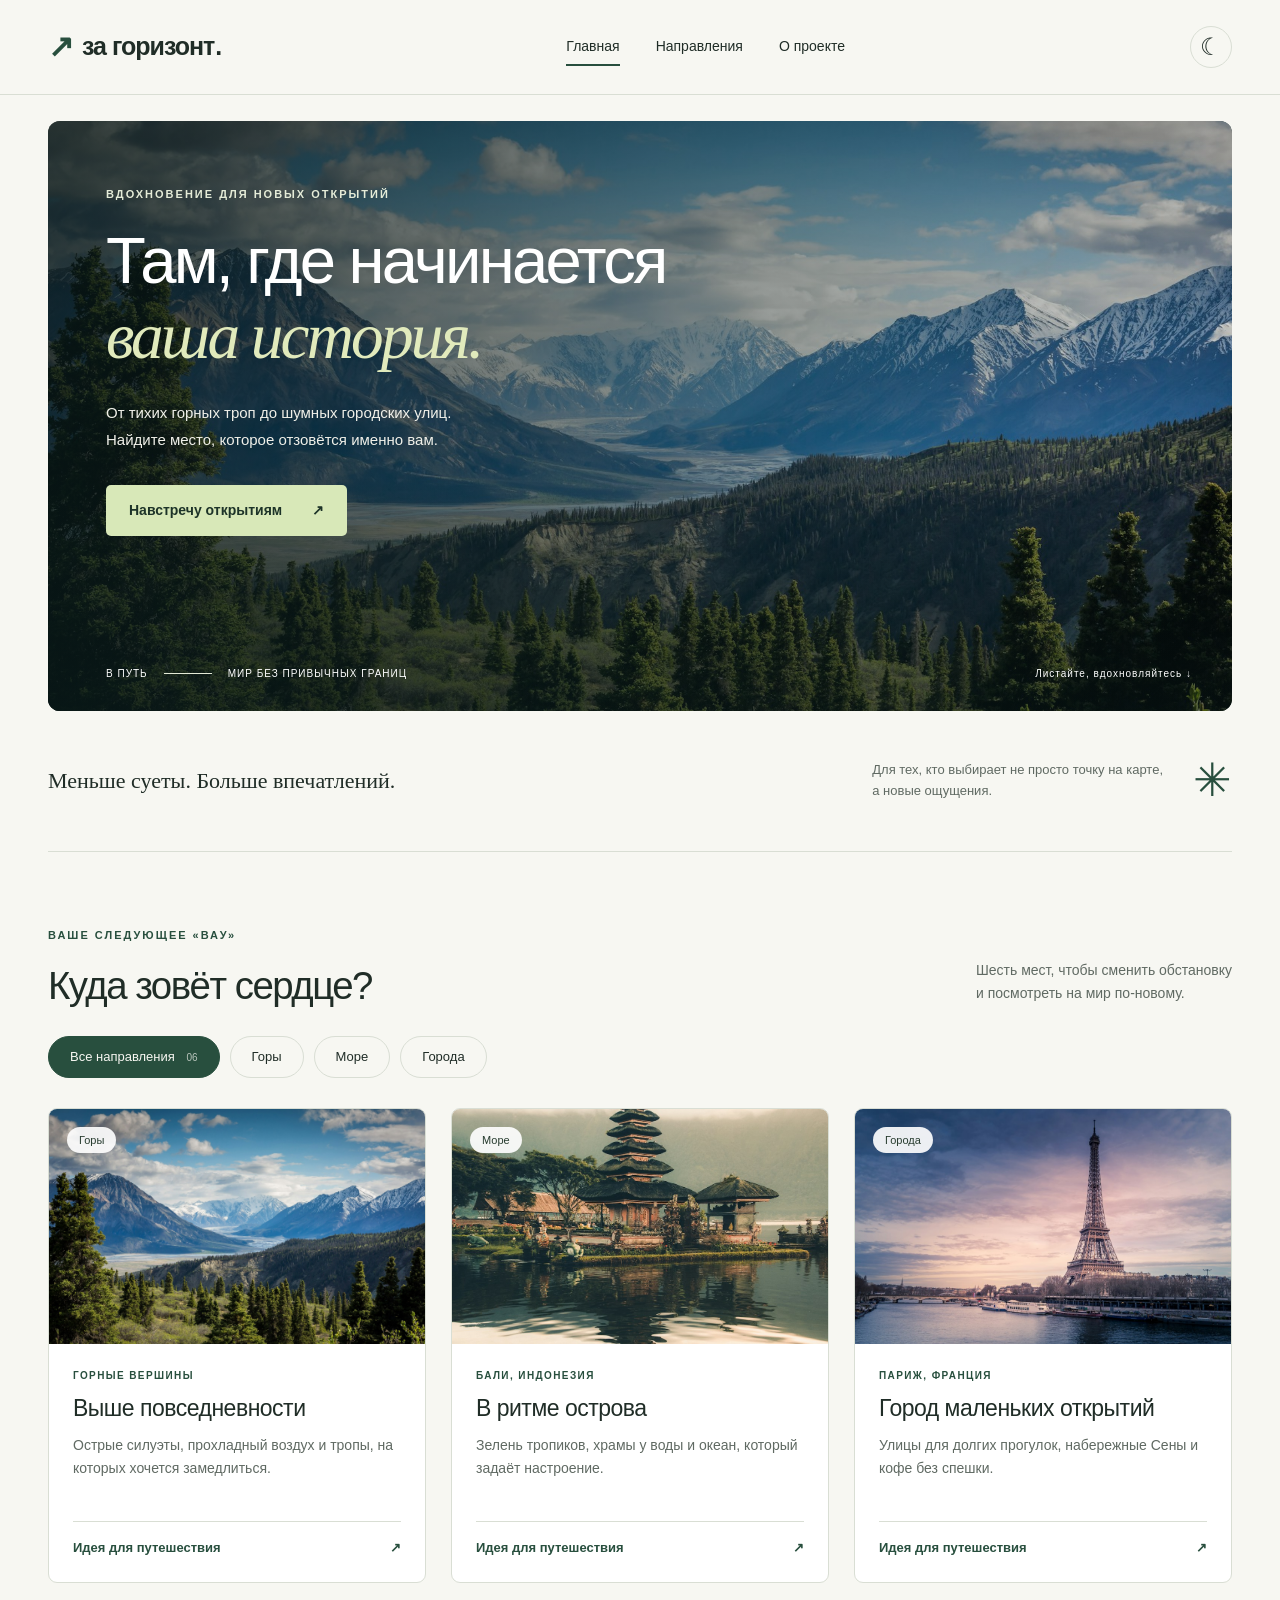
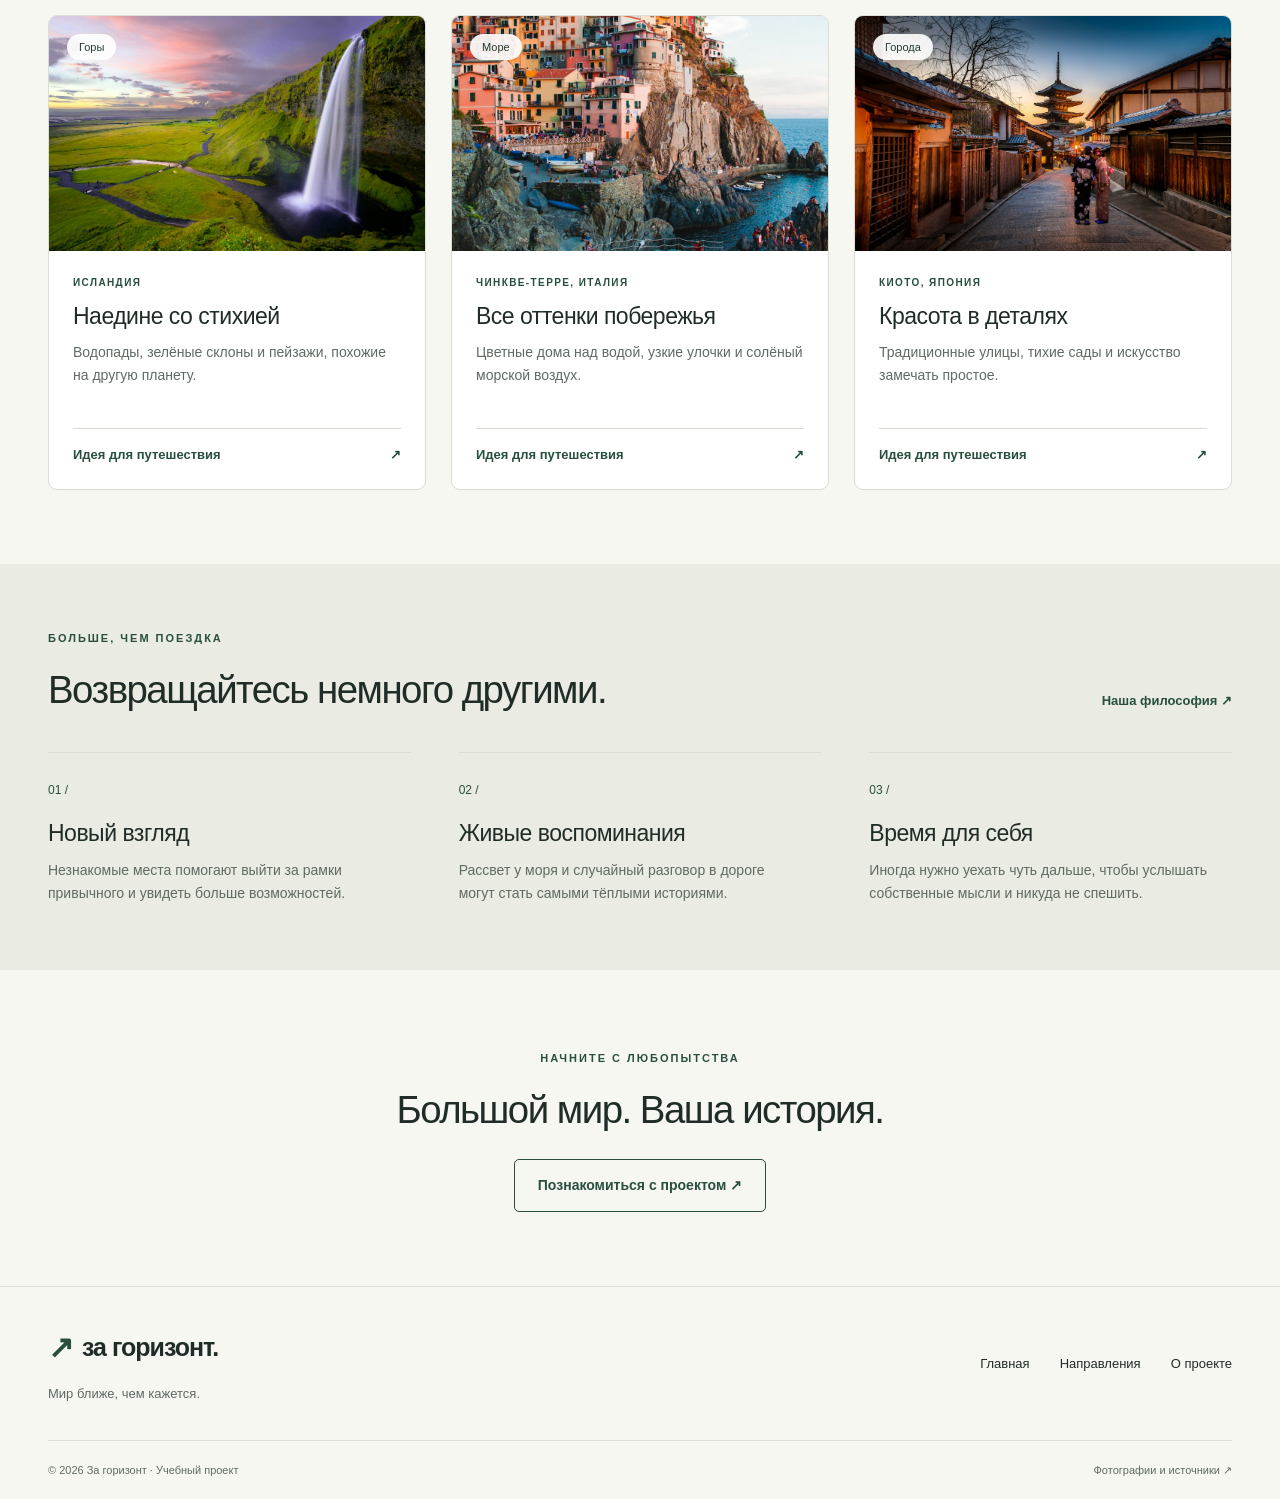
<file: public/index.html>
<!DOCTYPE html><html lang="ru"><head><meta charset="UTF-8"><meta name="viewport" content="width=device-width, initial-scale=1"><meta name="description" content="Красивые места мира и идеи для путешествий: горы, море и города. Найдите вдохновение для следующей поездки."><meta name="color-scheme" content="light dark"><title>Мир ближе, чем кажется — За горизонт</title><link rel="icon" href="images/favicon.svg" type="image/svg+xml"><script src="js/theme.js"></script><link rel="stylesheet" href="css/style.css"><script src="js/script.js" defer></script></head><body><a class="skip-link" href="#main">Перейти к содержимому</a>
<header class="site-header"><div class="container header-inner"><a class="logo" href="index.html" aria-label="За горизонт — главная"><span class="logo-mark" aria-hidden="true">↗</span> за горизонт<span class="logo-dot">.</span></a><nav id="navigation" aria-label="Основная навигация"><a aria-current="page" href="index.html">Главная</a><a href="index.html#destinations">Направления</a><a  href="about.html">О проекте</a></nav><div class="header-actions"><button class="theme-toggle" hidden type="button" aria-label="Включить тёмную тему" aria-pressed="false"><span aria-hidden="true">☾</span></button><button class="menu-toggle" hidden type="button" aria-expanded="false" aria-controls="navigation" aria-label="Открыть меню"><span></span><span></span></button></div></div></header><main id="main"><section class="hero container" aria-labelledby="hero-title"><img class="hero-image" src="images/dolomites.jpg" alt="Горная долина с лесом и заснеженными вершинами" width="1800" height="1200" fetchpriority="high"><div class="hero-content"><p class="eyebrow">ВДОХНОВЕНИЕ ДЛЯ НОВЫХ ОТКРЫТИЙ</p><h1 id="hero-title">Там, где начинается<br> <em>ваша история.</em></h1><p class="hero-description">От тихих горных троп до шумных городских улиц.<br>Найдите место, которое отзовётся именно вам.</p><a class="button primary" href="#destinations">Навстречу открытиям <span aria-hidden="true">↗</span></a></div><div class="hero-bottom"><span>В ПУТЬ <span class="hero-line"></span> МИР БЕЗ ПРИВЫЧНЫХ ГРАНИЦ</span><a href="#destinations" aria-label="Перейти к направлениям">Листайте, вдохновляйтесь ↓</a></div></section>
<div class="intro-strip container"><span>Меньше суеты. Больше впечатлений.</span><p>Для тех, кто выбирает не просто точку на карте,<br>а новые ощущения.</p><span class="compass" aria-hidden="true">✳</span></div>
<section class="section container" id="destinations"><div class="section-heading"><div><p class="eyebrow">ВАШЕ СЛЕДУЮЩЕЕ «ВАУ»</p><h2>Куда зовёт сердце?</h2></div><p>Шесть мест, чтобы сменить обстановку<br>и посмотреть на мир по-новому.</p></div><div class="filter-bar" hidden role="group" aria-label="Категории направлений"><button type="button" data-filter="all" aria-pressed="true">Все направления <span>06</span></button><button type="button" data-filter="mountains" aria-pressed="false">Горы</button><button type="button" data-filter="sea" aria-pressed="false">Море</button><button type="button" data-filter="cities" aria-pressed="false">Города</button></div><p class="sr-only" id="filter-status" role="status" aria-live="polite"></p><div class="destination-grid"><article class="destination" data-category="mountains"><div class="card-image"><img src="images/dolomites.jpg" width="1000" height="750" alt="Горная долина с лесом и заснеженными вершинами" loading="lazy"><span class="tag">Горы</span></div><div class="card-body"><p class="place">Горные вершины</p><h3>Выше повседневности</h3><p>Острые силуэты, прохладный воздух и тропы, на которых хочется замедлиться.</p><details><summary>Идея для путешествия <span aria-hidden="true">↗</span></summary><p>Начните с короткой прогулки к обзорной площадке. Сложный маршрут оставьте на другой день, а прогноз погоды проверьте перед выходом.</p></details></div></article><article class="destination" data-category="sea"><div class="card-image"><img src="images/bali.jpg" width="1000" height="750" alt="Многоярусный храмовый павильон у воды на Бали" loading="lazy"><span class="tag">Море</span></div><div class="card-body"><p class="place">Бали, Индонезия</p><h3>В ритме острова</h3><p>Зелень тропиков, храмы у воды и океан, который задаёт настроение.</p><details><summary>Идея для путешествия <span aria-hidden="true">↗</span></summary><p>Соедините утреннюю прогулку по окрестностям Убуда с отдыхом у побережья. Для посещения храмов выбирайте закрытую одежду.</p></details></div></article><article class="destination" data-category="cities"><div class="card-image"><img src="images/paris.jpg" width="1000" height="750" alt="Вид на Эйфелеву башню с набережной Сены" loading="lazy"><span class="tag">Города</span></div><div class="card-body"><p class="place">Париж, Франция</p><h3>Город маленьких открытий</h3><p>Улицы для долгих прогулок, набережные Сены и кофе без спешки.</p><details><summary>Идея для путешествия <span aria-hidden="true">↗</span></summary><p>Пройдите вдоль Сены, сверните на небольшие улицы и найдите место для паузы с видом на город. Оставьте время без расписания.</p></details></div></article><article class="destination" data-category="mountains"><div class="card-image"><img src="images/iceland.jpg" width="1000" height="750" alt="Водопад и зелёные склоны в Исландии" loading="lazy"><span class="tag">Горы</span></div><div class="card-body"><p class="place">Исландия</p><h3>Наедине со стихией</h3><p>Водопады, зелёные склоны и пейзажи, похожие на другую планету.</p><details><summary>Идея для путешествия <span aria-hidden="true">↗</span></summary><p>Выберите одну природную локацию на день. Следуйте обозначенным дорожкам и берегите хрупкий мох — он восстанавливается очень медленно.</p></details></div></article><article class="destination" data-category="sea"><div class="card-image"><img src="images/coast.jpg" width="1000" height="750" alt="Разноцветные дома на скалистом побережье Чинкве-Терре" loading="lazy"><span class="tag">Море</span></div><div class="card-body"><p class="place">Чинкве-Терре, Италия</p><h3>Все оттенки побережья</h3><p>Цветные дома над водой, узкие улочки и солёный морской воздух.</p><details><summary>Идея для путешествия <span aria-hidden="true">↗</span></summary><p>Исследуйте один из приморских посёлков пешком. Перед прогулкой по прибрежной тропе уточните, открыта ли она для посетителей.</p></details></div></article><article class="destination" data-category="cities"><div class="card-image"><img src="images/kyoto.jpg" width="1000" height="750" alt="Традиционная улица Киото с пагодой на фоне гор" loading="lazy"><span class="tag">Города</span></div><div class="card-body"><p class="place">Киото, Япония</p><h3>Красота в деталях</h3><p>Традиционные улицы, тихие сады и искусство замечать простое.</p><details><summary>Идея для путешествия <span aria-hidden="true">↗</span></summary><p>Начните прогулку рано утром и чередуйте оживлённые улицы с тихими садами. Соблюдайте местные правила фотографирования.</p></details></div></article></div></section>
<section class="why-section"><div class="container"><div class="section-heading"><div><p class="eyebrow">БОЛЬШЕ, ЧЕМ ПОЕЗДКА</p><h2>Возвращайтесь немного другими.</h2></div><a class="text-link" href="about.html">Наша философия ↗</a></div><div class="benefits"><article><span class="benefit-number">01 /</span><h3>Новый взгляд</h3><p>Незнакомые места помогают выйти за рамки привычного и увидеть больше возможностей.</p></article><article><span class="benefit-number">02 /</span><h3>Живые воспоминания</h3><p>Рассвет у моря и случайный разговор в дороге могут стать самыми тёплыми историями.</p></article><article><span class="benefit-number">03 /</span><h3>Время для себя</h3><p>Иногда нужно уехать чуть дальше, чтобы услышать собственные мысли и никуда не спешить.</p></article></div></div></section><section class="closing container"><span class="eyebrow">НАЧНИТЕ С ЛЮБОПЫТСТВА</span><h2>Большой мир. Ваша история.</h2><a class="button outline" href="about.html">Познакомиться с проектом ↗</a></section></main><footer class="site-footer"><div class="container footer-top"><div><a class="logo" href="index.html"><span class="logo-mark" aria-hidden="true">↗</span> за горизонт.</a><p>Мир ближе, чем кажется.</p></div><nav aria-label="Навигация в подвале"><a href="index.html">Главная</a><a href="index.html#destinations">Направления</a><a href="about.html">О проекте</a></nav></div><div class="container footer-bottom"><span>© 2026 За горизонт · Учебный проект</span><a href="about.html#credits">Фотографии и источники ↗</a></div></footer><button class="back-top" type="button" hidden aria-label="Прокрутить наверх">↑</button></body></html>
</file>
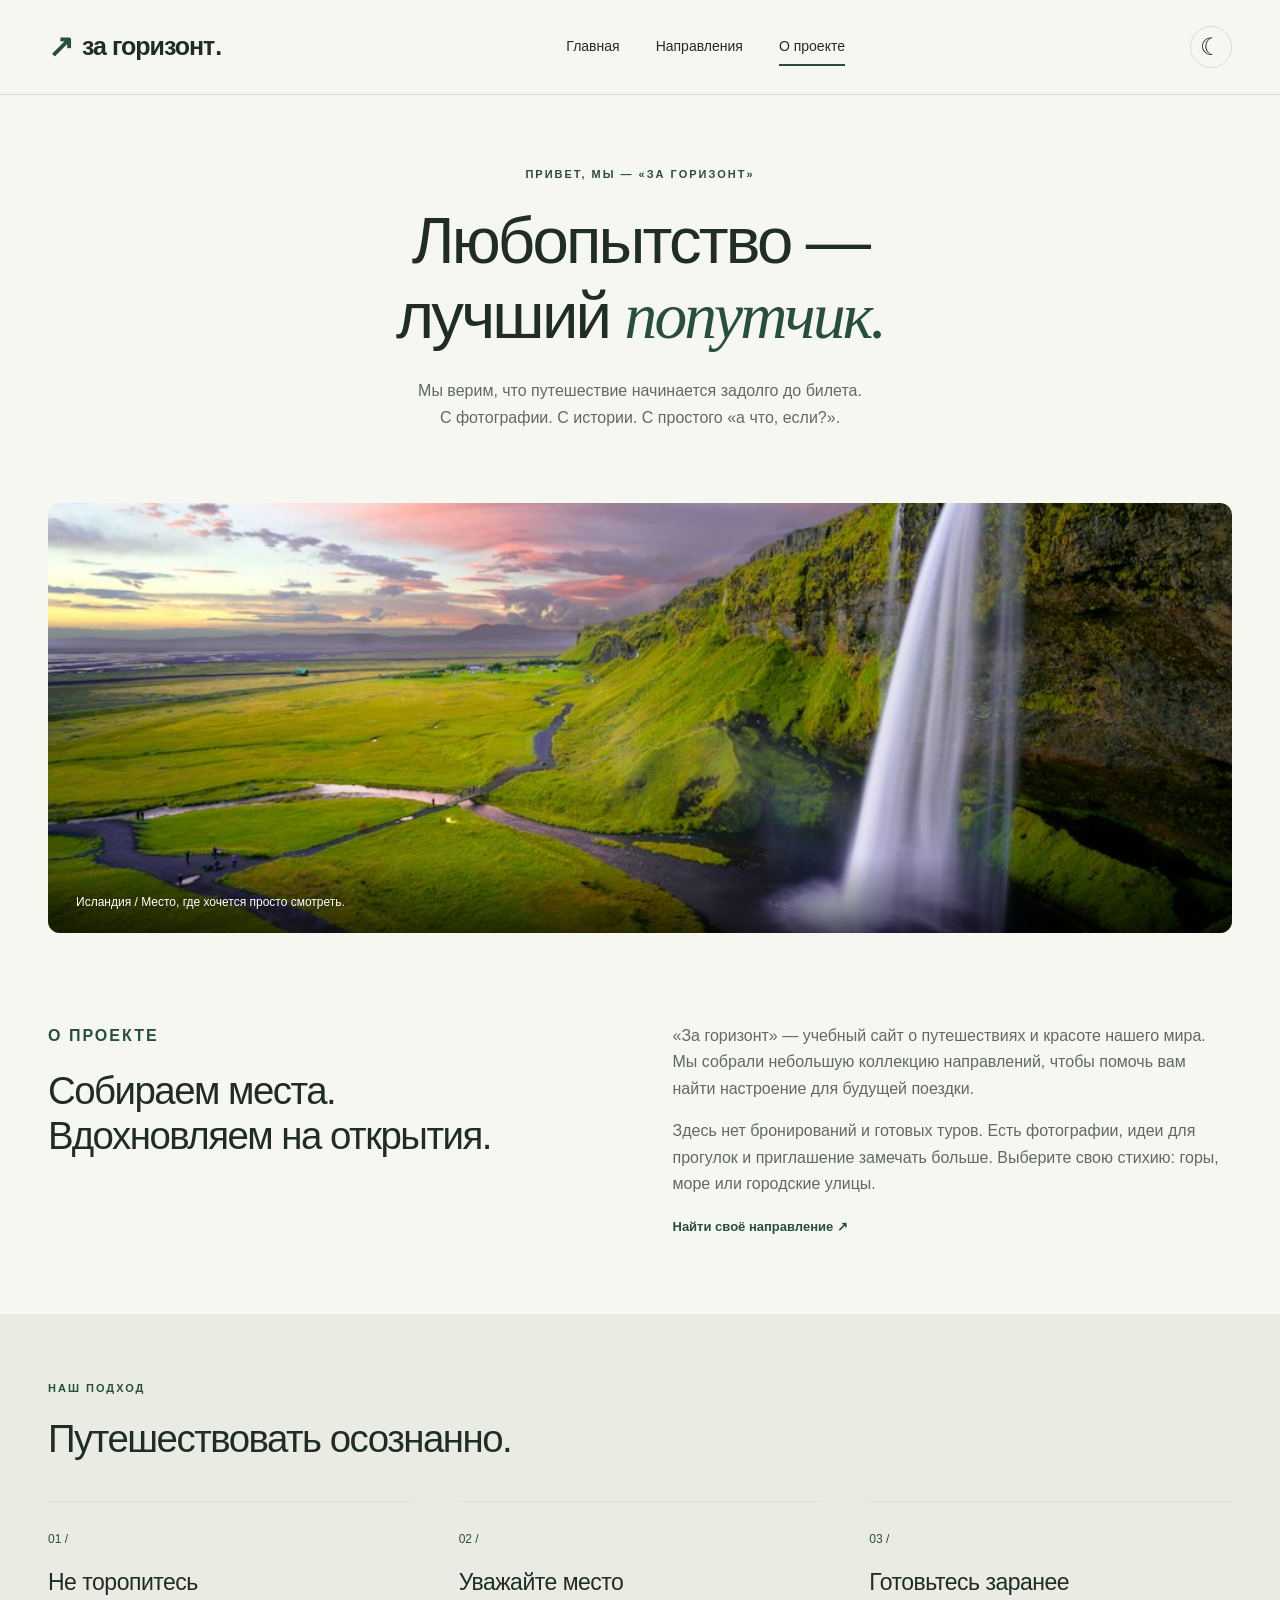
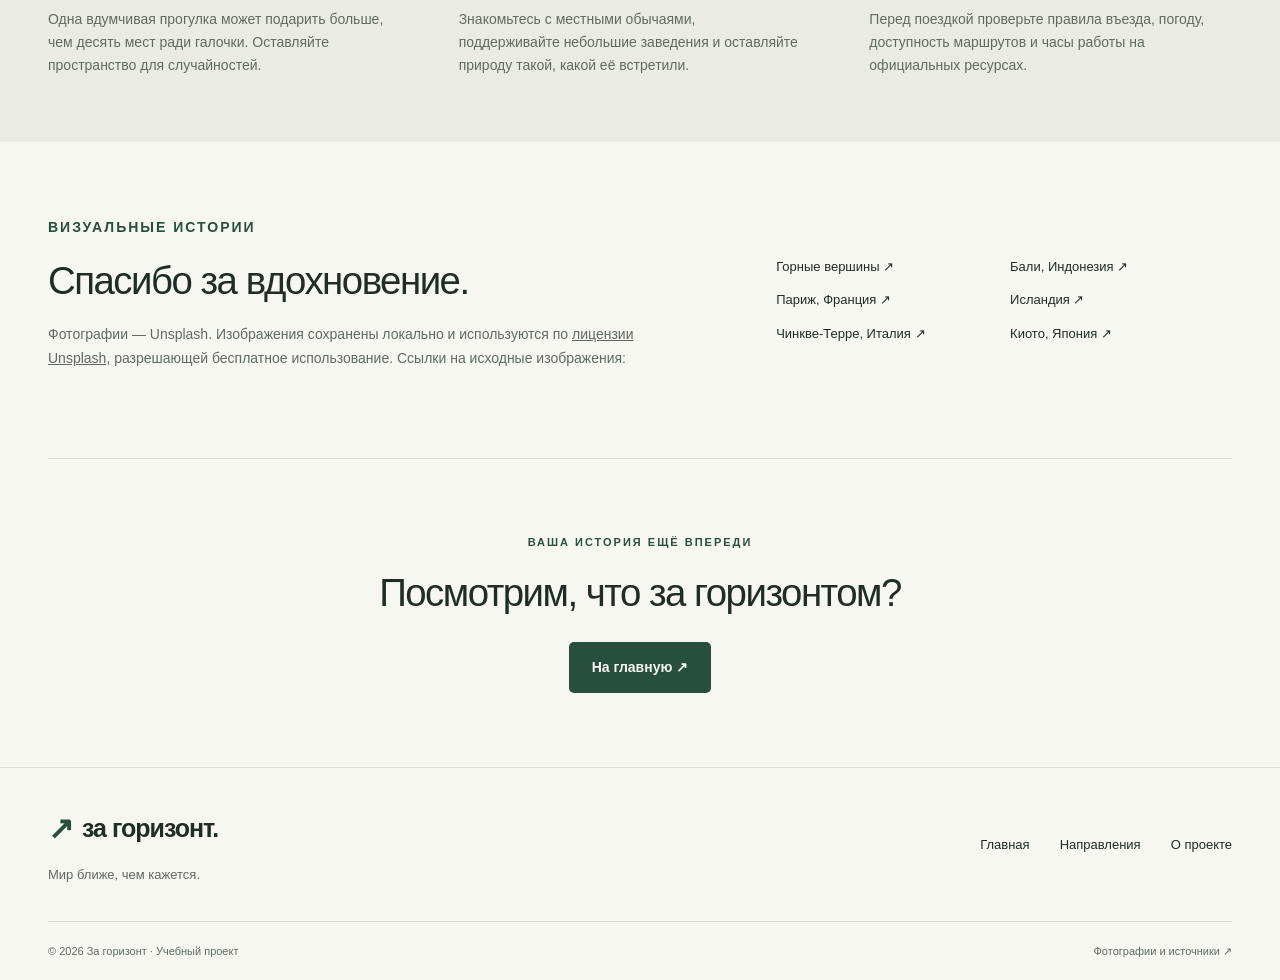
<file: public/about.html>
<!DOCTYPE html><html lang="ru"><head><meta charset="UTF-8"><meta name="viewport" content="width=device-width, initial-scale=1"><meta name="description" content="Знакомство с проектом За горизонт: осознанные путешествия, идеи для открытий и источники фотографий."><meta name="color-scheme" content="light dark"><title>О проекте — За горизонт</title><link rel="icon" href="images/favicon.svg" type="image/svg+xml"><script src="js/theme.js"></script><link rel="stylesheet" href="css/style.css"><script src="js/script.js" defer></script></head><body><a class="skip-link" href="#main">Перейти к содержимому</a>
<header class="site-header"><div class="container header-inner"><a class="logo" href="index.html" aria-label="За горизонт — главная"><span class="logo-mark" aria-hidden="true">↗</span> за горизонт<span class="logo-dot">.</span></a><nav id="navigation" aria-label="Основная навигация"><a  href="index.html">Главная</a><a href="index.html#destinations">Направления</a><a aria-current="page" href="about.html">О проекте</a></nav><div class="header-actions"><button class="theme-toggle" hidden type="button" aria-label="Включить тёмную тему" aria-pressed="false"><span aria-hidden="true">☾</span></button><button class="menu-toggle" hidden type="button" aria-expanded="false" aria-controls="navigation" aria-label="Открыть меню"><span></span><span></span></button></div></div></header><main id="main"><section class="about-intro container"><p class="eyebrow">ПРИВЕТ, МЫ — «ЗА ГОРИЗОНТ»</p><h1>Любопытство —<br>лучший <em>попутчик.</em></h1><p>Мы верим, что путешествие начинается задолго до билета.<br>С фотографии. С истории. С простого «а что, если?».</p></section><figure class="about-banner container"><img src="images/iceland.jpg" width="1000" height="650" alt="Широкий исландский водопад среди зелёных склонов"><figcaption>Исландия / Место, где хочется просто смотреть.</figcaption></figure><section class="section container story"><div><p class="eyebrow">О ПРОЕКТЕ</p><h2>Собираем места.<br>Вдохновляем на открытия.</h2></div><div><p>«За горизонт» — учебный сайт о путешествиях и красоте нашего мира. Мы собрали небольшую коллекцию направлений, чтобы помочь вам найти настроение для будущей поездки.</p><p>Здесь нет бронирований и готовых туров. Есть фотографии, идеи для прогулок и приглашение замечать больше. Выберите свою стихию: горы, море или городские улицы.</p><a class="text-link" href="index.html#destinations">Найти своё направление ↗</a></div></section><section class="why-section"><div class="container"><p class="eyebrow">НАШ ПОДХОД</p><h2>Путешествовать осознанно.</h2><div class="benefits"><article><span class="benefit-number">01 /</span><h3>Не торопитесь</h3><p>Одна вдумчивая прогулка может подарить больше, чем десять мест ради галочки. Оставляйте пространство для случайностей.</p></article><article><span class="benefit-number">02 /</span><h3>Уважайте место</h3><p>Знакомьтесь с местными обычаями, поддерживайте небольшие заведения и оставляйте природу такой, какой её встретили.</p></article><article><span class="benefit-number">03 /</span><h3>Готовьтесь заранее</h3><p>Перед поездкой проверьте правила въезда, погоду, доступность маршрутов и часы работы на официальных ресурсах.</p></article></div></div></section><section class="section container credits" id="credits"><div><p class="eyebrow">ВИЗУАЛЬНЫЕ ИСТОРИИ</p><h2>Спасибо за вдохновение.</h2><p>Фотографии — Unsplash. Изображения сохранены локально и используются по <a href="https://unsplash.com/license">лицензии Unsplash</a>, разрешающей бесплатное использование. Ссылки на исходные изображения:</p></div><ul><li><a href="https://images.unsplash.com/photo-1464822759023-fed622ff2c3b">Горные вершины ↗</a></li><li><a href="https://images.unsplash.com/photo-1537996194471-e657df975ab4">Бали, Индонезия ↗</a></li><li><a href="https://images.unsplash.com/photo-1502602898657-3e91760cbb34">Париж, Франция ↗</a></li><li><a href="https://images.unsplash.com/photo-1476610182048-b716b8518aae">Исландия ↗</a></li><li><a href="https://images.unsplash.com/photo-1516483638261-f4dbaf036963">Чинкве-Терре, Италия ↗</a></li><li><a href="https://images.unsplash.com/photo-1493976040374-85c8e12f0c0e">Киото, Япония ↗</a></li></ul></section><section class="closing container"><p class="eyebrow">ВАША ИСТОРИЯ ЕЩЁ ВПЕРЕДИ</p><h2>Посмотрим, что за горизонтом?</h2><a class="button primary" href="index.html">На главную ↗</a></section></main><footer class="site-footer"><div class="container footer-top"><div><a class="logo" href="index.html"><span class="logo-mark" aria-hidden="true">↗</span> за горизонт.</a><p>Мир ближе, чем кажется.</p></div><nav aria-label="Навигация в подвале"><a href="index.html">Главная</a><a href="index.html#destinations">Направления</a><a href="about.html">О проекте</a></nav></div><div class="container footer-bottom"><span>© 2026 За горизонт · Учебный проект</span><a href="about.html#credits">Фотографии и источники ↗</a></div></footer><button class="back-top" type="button" hidden aria-label="Прокрутить наверх">↑</button></body></html>
</file>
<file: public/css/style.css>
:root{--bg:#f7f7f2;--surface:#fff;--text:#202d27;--muted:#606a63;--green:#284f3e;--soft:#eaece4;--line:#d9ded4;--accent:#d6e7b5;color-scheme:light}html[data-theme="dark"]{--bg:#14211b;--surface:#1c2c23;--text:#eef1e8;--muted:#b4c0b5;--green:#c4d9ae;--soft:#203229;--line:#3b4b40;--accent:#d6e7b5;color-scheme:dark}*{box-sizing:border-box}html{scroll-behavior:smooth;scroll-padding-top:100px}body{margin:0;background:var(--bg);color:var(--text);font-family:Arial,Helvetica,sans-serif;font-size:16px;line-height:1.65}button,a{-webkit-tap-highlight-color:transparent}button{font:inherit;cursor:pointer}a{color:inherit;text-decoration:none}img{display:block;width:100%;object-fit:cover}button,a,summary{touch-action:manipulation}button:focus-visible,a:focus-visible,summary:focus-visible{outline:3px solid #bb773b;outline-offset:5px}button{color:inherit}h1,h2,h3,p{margin-top:0}h1,h2,h3{line-height:1.15}h1{font-size:clamp(40px,5.1vw,74px);letter-spacing:-2.8px;font-weight:500}h2{font-size:clamp(30px,3vw,43px);font-weight:500;letter-spacing:-1.5px;margin-bottom:20px}h3{font-size:23px;font-weight:500;letter-spacing:-.5px}em{font-family:Georgia,'Times New Roman',serif;font-weight:400}p{color:var(--muted)}.container{max-width:1320px;width:calc(100% - 96px);margin-inline:auto}.site-header{background:var(--bg);position:sticky;top:0;z-index:20;border-bottom:1px solid var(--line)}.header-inner{display:flex;align-items:center;justify-content:space-between;min-height:94px;gap:25px}.logo{display:inline-flex;align-items:center;font-weight:700;letter-spacing:-1px;font-size:25px;white-space:nowrap;gap:9px}.logo-dot{margin-left:-8px}.logo-mark{font-size:31px;color:var(--green)}.site-header nav{display:flex;gap:36px;font-size:14px}.site-header nav a{padding:10px 0;position:relative}.site-header nav a[aria-current]:after{content:'';position:absolute;bottom:3px;left:0;width:100%;height:2px;background:var(--green)}nav a:hover,.text-link:hover,.footer-bottom a:hover{color:var(--green);text-decoration:underline;text-underline-offset:6px}.header-actions{display:flex;gap:10px}.theme-toggle,.menu-toggle{width:42px;height:42px;border:1px solid var(--line);border-radius:50%;background:transparent;display:grid;place-content:center}.theme-toggle{font-size:24px}.menu-toggle{display:none;gap:5px}.menu-toggle span{width:18px;height:2px;background:currentColor}.hero{position:relative;margin-top:26px;height:590px;border-radius:12px;overflow:hidden;background:#243b37;color:white}.hero-image{position:absolute;height:100%;object-position:center 50%}.hero:after{content:'';position:absolute;inset:0;background:linear-gradient(90deg,rgba(9,25,25,.77),rgba(9,25,25,.17)),linear-gradient(0deg,rgba(9,25,25,.45),transparent 40%)}.hero-content{position:relative;z-index:1;padding:64px 58px;animation:enter .8s ease-out}.eyebrow{font-size:11px;letter-spacing:2px;font-weight:700;color:var(--green);margin-bottom:20px}.hero .eyebrow{color:#e5ecd8}.hero h1{margin-bottom:25px}.hero h1 em{color:#e1eabc}.hero-description{color:#f0f0e9;line-height:1.8;font-size:15px;margin-bottom:32px}.button{display:inline-flex;align-items:center;justify-content:center;gap:30px;padding:14px 23px;border-radius:5px;font-size:14px;font-weight:600;transition:transform .2s,background .2s}.button:hover{transform:translateY(-3px)}.primary{background:var(--green);color:var(--bg)}.hero .primary{background:#d8e8b8;color:#1d3328}.button.primary:hover{filter:brightness(1.1)}.outline{border:1px solid var(--green);color:var(--green)}.hero-bottom{position:absolute;z-index:1;bottom:29px;left:58px;right:40px;display:flex;justify-content:space-between;align-items:center;font-size:10px;letter-spacing:1px}.hero-bottom>span{display:flex;align-items:center;gap:16px}.hero-line{display:inline-block;width:48px;height:1px;background:#e3e9d7}.intro-strip{display:flex;gap:30px;align-items:center;padding-block:32px;border-bottom:1px solid var(--line)}.intro-strip>span:first-child{font-family:Georgia,serif;font-size:22px}.intro-strip p{font-size:13px;line-height:1.6;margin:0 0 0 auto}.compass{font-size:46px;color:var(--green)}.section{padding-block:74px}.section-heading{display:flex;align-items:flex-end;justify-content:space-between;gap:30px;margin-bottom:28px}.section-heading h2{margin:0}.section-heading>p{font-size:14px;margin-bottom:3px}.filter-bar{display:flex;gap:10px;margin-bottom:30px;flex-wrap:wrap}.filter-bar button{border:1px solid var(--line);border-radius:50px;background:transparent;padding:9px 21px;font-size:13px;transition:background .2s}.filter-bar button[aria-pressed="true"]{background:var(--green);color:var(--bg);border-color:var(--green)}.filter-bar button:hover{box-shadow:0 0 0 1px var(--green)}.filter-bar button span{margin-left:8px;opacity:.7;font-size:10px}.destination-grid{display:grid;grid-template-columns:repeat(3,1fr);gap:32px 25px}.destination{border:1px solid var(--line);background:var(--surface);border-radius:9px;overflow:hidden;transition:transform .25s,box-shadow .25s}.destination:hover{transform:translateY(-4px);box-shadow:0 14px 32px #15251b12}.card-image{position:relative;overflow:hidden;height:235px}.card-image img{height:100%;transition:transform .6s}.destination:hover img{transform:scale(1.045)}.tag{position:absolute;left:18px;top:18px;background:#ffffffe8;color:#273c2f;font-size:11px;padding:4px 12px;border-radius:30px}.card-body{padding:24px}.place{text-transform:uppercase;font-size:10px;letter-spacing:1.4px;color:var(--green);margin-bottom:11px;font-weight:700}.card-body h3{margin-bottom:12px}.card-body>p:not(.place){font-size:14px;min-height:69px;margin-bottom:18px}.card-body details{font-size:13px;border-top:1px solid var(--line);padding-top:15px}.card-body summary{cursor:pointer;list-style:none;display:flex;justify-content:space-between;gap:10px;color:var(--green);font-weight:600}.card-body summary::-webkit-details-marker{display:none}.card-body details[open] summary span{transform:rotate(90deg)}.card-body details p{margin:15px 0 0;font-size:14px}.why-section{background:var(--soft);padding-block:65px}.text-link{font-size:13px;font-weight:600;color:var(--green)}.benefits{display:grid;grid-template-columns:repeat(3,1fr);gap:48px;margin-top:40px}.benefits article{border-top:1px solid var(--line);padding-top:23px}.benefit-number{font-size:12px;color:var(--green)}.benefits h3{margin:18px 0 12px}.benefits p{font-size:14px;max-width:340px;margin:0}.closing{text-align:center;padding-block:74px}.closing h2{margin:18px 0 27px}.site-footer{border-top:1px solid var(--line)}.footer-top{display:flex;justify-content:space-between;align-items:center;padding-block:35px}.footer-top p{font-size:13px;margin:10px 0 0}.footer-top nav{display:flex;gap:30px;font-size:13px}.footer-bottom{display:flex;justify-content:space-between;font-size:11px;color:var(--muted);padding-block:20px;border-top:1px solid var(--line)}.back-top{position:fixed;right:24px;bottom:24px;z-index:15;width:45px;height:45px;background:var(--green);color:var(--bg);border:1px solid var(--bg);border-radius:50%;font-size:24px;box-shadow:0 3px 15px #0002}.about-intro{text-align:center;padding:70px 0 40px}.about-intro h1{margin-bottom:24px}.about-intro em{color:var(--green)}.about-intro>p:last-child{font-size:16px}.about-banner{position:relative;border-radius:12px;overflow:hidden}.about-banner img{height:430px;object-position:center 55%}.about-banner figcaption{position:absolute;bottom:0;left:0;right:0;padding:35px 28px 20px;background:linear-gradient(transparent,#0009);color:white;font-size:12px}.story{display:grid;grid-template-columns:1fr 1fr;gap:65px}.story p{font-size:16px}.credits{display:grid;grid-template-columns:1.4fr 1fr;gap:90px;border-bottom:1px solid var(--line)}.credits p{font-size:14px}.credits p a{text-decoration:underline}.credits ul{list-style:none;padding:0;margin:0;display:grid;grid-template-columns:1fr 1fr;gap:12px;align-content:center;font-size:13px}.credits li a:hover{text-decoration:underline}.skip-link{position:fixed;top:-100px;left:20px;z-index:100;background:var(--surface);padding:12px}.skip-link:focus{top:10px}.sr-only{position:absolute;width:1px;height:1px;overflow:hidden;clip-path:inset(50%);white-space:nowrap}[hidden]{display:none!important}@keyframes enter{from{opacity:0;transform:translateY(15px)}to{opacity:1;transform:translateY(0)}}@media(min-width:1600px){.hero{height:640px}.hero-content{padding-top:85px}}@media(max-width:1000px){.container{width:calc(100% - 48px)}.hero-content{padding:55px 35px}.hero{height:560px}.hero-bottom{left:35px;right:30px}.destination-grid{grid-template-columns:repeat(2,1fr)}.benefits{gap:25px}.site-header nav{gap:20px}.intro-strip>span:first-child{font-size:19px}.credits{gap:35px}.hero h1{font-size:56px}}@media(max-width:640px){.container{width:calc(100% - 32px)}.header-inner{min-height:76px;gap:12px;flex-wrap:wrap}.logo{font-size:21px}.logo-mark{font-size:26px}.header-actions{margin-left:auto}.menu-toggle:not([hidden]){display:grid}.site-header nav{width:100%;order:3;flex-direction:column;gap:0;padding-bottom:16px}.site-header nav a{padding:10px}.site-header nav a[aria-current]:after{width:28px;left:10px}.js .site-header nav{display:none}.js .site-header nav.is-open{display:flex}.hero{margin-top:16px;height:540px;border-radius:8px}.hero-content{padding:43px 24px}.hero h1{font-size:43px;letter-spacing:-1.8px;line-height:1.14}.hero h1 br{display:none}.hero-description{font-size:14px}.hero-description br{display:none}.hero .eyebrow{font-size:9px;letter-spacing:1.2px}.hero-bottom{left:24px;right:24px;bottom:24px}.hero-bottom>a{display:none}.hero-bottom>span{font-size:8px;gap:12px}.intro-strip{padding-block:23px;gap:10px;flex-wrap:wrap}.intro-strip>span:first-child{font-size:19px;width:100%}.intro-strip p{margin:0;font-size:12px}.compass{margin-left:auto;font-size:35px}.section{padding-block:48px}.section-heading{display:block;margin-bottom:24px}.section-heading>p{margin-top:20px}.section-heading>.text-link{display:inline-block;margin-top:10px}.eyebrow{font-size:10px;margin-bottom:14px}.filter-bar{gap:7px}.filter-bar button{padding:8px 14px;font-size:12px}.destination-grid{grid-template-columns:1fr;gap:23px}.card-image{height:240px}.card-body>p:not(.place){min-height:0}.card-body{padding:22px}.why-section{padding-block:45px}.benefits{grid-template-columns:1fr;gap:28px;margin-top:28px}.benefits p{max-width:none}.benefits h3{margin-top:12px}.closing{padding-block:49px}.footer-top{align-items:flex-start;gap:30px}.footer-top nav{flex-direction:column;gap:12px}.footer-bottom{gap:12px;flex-direction:column}.about-intro{padding:46px 0 25px}.about-intro h1{font-size:45px;letter-spacing:-1.5px}.about-intro p br{display:none}.about-banner img{height:310px}.story,.credits{grid-template-columns:1fr;gap:20px}.credits ul{gap:18px 12px}.back-top{right:15px;bottom:15px}}@media(prefers-reduced-motion:reduce){html{scroll-behavior:auto}*,*:before,*:after{animation:none!important;transition:none!important}}
</file>
